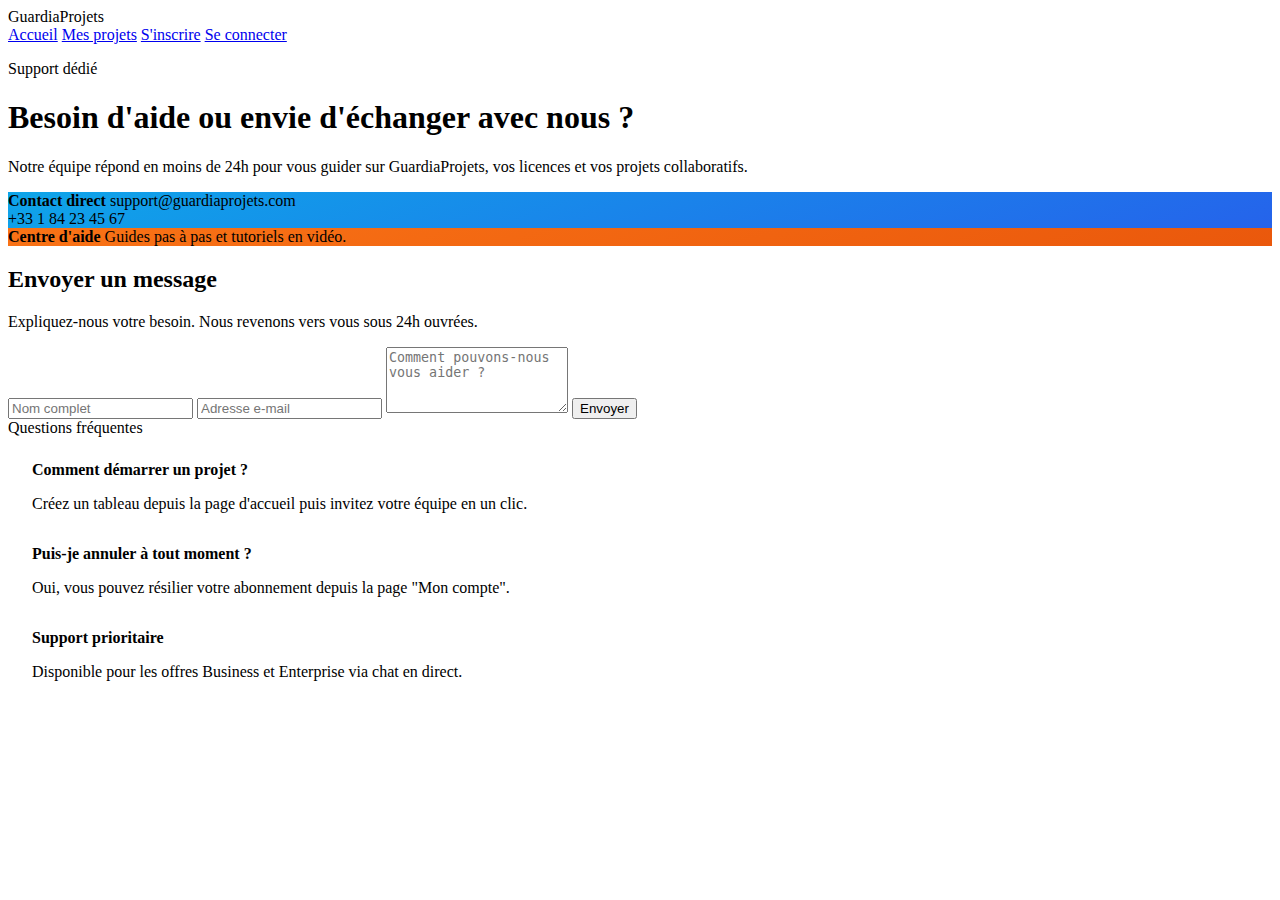
<file: Aide Contact.html>
<!DOCTYPE html>
<html lang="fr">
<head>
    <meta charset="UTF-8">
    <meta name="viewport" content="width=device-width, initial-scale=1.0">
    <title>GuardiaProjets • Aide & Contact</title>
    <link rel="preconnect" href="https://fonts.googleapis.com">
    <link rel="preconnect" href="https://fonts.gstatic.com" crossorigin>
    <link href="https://fonts.googleapis.com/css2?family=Poppins:wght@400;500;600;700&display=swap" rel="stylesheet">
    <link rel="stylesheet" href="css/style.css">
</head>
<body>
    <header>
        <div class="top-nav">
            <div class="logo">Guardia<span>Projets</span></div>
            <div class="header-actions">
                <a class="btn btn-ghost" href="index.html">Accueil</a>
                <a class="btn btn-ghost" href="Mes Projet.html">Mes projets</a>
                <a class="btn btn-ghost" href="Register.html">S'inscrire</a>
                <a class="btn btn-ghost" href="Login.html">Se connecter</a>
            </div>
        </div>
    </header>

    <main>
        <section class="hero">
            <div class="hero-copy">
                <p class="eyebrow">Support dédié</p>
                <h1>Besoin d'aide ou envie d'échanger avec nous ?</h1>
                <p>Notre équipe répond en moins de 24h pour vous guider sur GuardiaProjets, vos licences et vos projets collaboratifs.</p>
            </div>
            <div class="hero-cards">
                <div class="category-card" style="background: linear-gradient(160deg, #0ea5e9, #2563eb);">
                    <strong>Contact direct</strong>
                    <span>support@guardiaprojets.com<br>+33 1 84 23 45 67</span>
                </div>
                <div class="category-card" style="background: linear-gradient(160deg, #f97316, #ea580c);">
                    <strong>Centre d'aide</strong>
                    <span>Guides pas à pas et tutoriels en vidéo.</span>
                </div>
            </div>
        </section>

        <section class="workflow-section">
            <div class="workflow-selector">
                <h2>Envoyer un message</h2>
                <p class="workflow-description">Expliquez-nous votre besoin. Nous revenons vers vous sous 24h ouvrées.</p>
                <form class="workflow-grid" style="grid-template-columns: 1fr; gap: 12px;">
                    <input type="text" placeholder="Nom complet" class="btn btn-ghost" style="text-align:left;">
                    <input type="email" placeholder="Adresse e-mail" class="btn btn-ghost" style="text-align:left;">
                    <textarea rows="4" placeholder="Comment pouvons-nous vous aider ?" class="btn btn-ghost" style="text-align:left; resize: vertical;"></textarea>
                    <button type="submit" class="btn btn-primary">Envoyer</button>
                </form>
            </div>
            <div class="workflow-preview" style="order:1;">
                <div class="preview-pill">Questions fréquentes</div>
                <div style="background:#fff;border-radius:18px;padding:24px;display:flex;flex-direction:column;gap:16px;height:100%;overflow:auto;">
                    <div>
                        <strong>Comment démarrer un projet ?</strong>
                        <p>Créez un tableau depuis la page d'accueil puis invitez votre équipe en un clic.</p>
                    </div>
                    <div>
                        <strong>Puis-je annuler à tout moment ?</strong>
                        <p>Oui, vous pouvez résilier votre abonnement depuis la page "Mon compte".</p>
                    </div>
                    <div>
                        <strong>Support prioritaire</strong>
                        <p>Disponible pour les offres Business et Enterprise via chat en direct.</p>
                    </div>
                </div>
            </div>
        </section>
    </main>
</body>
</html>
</file>
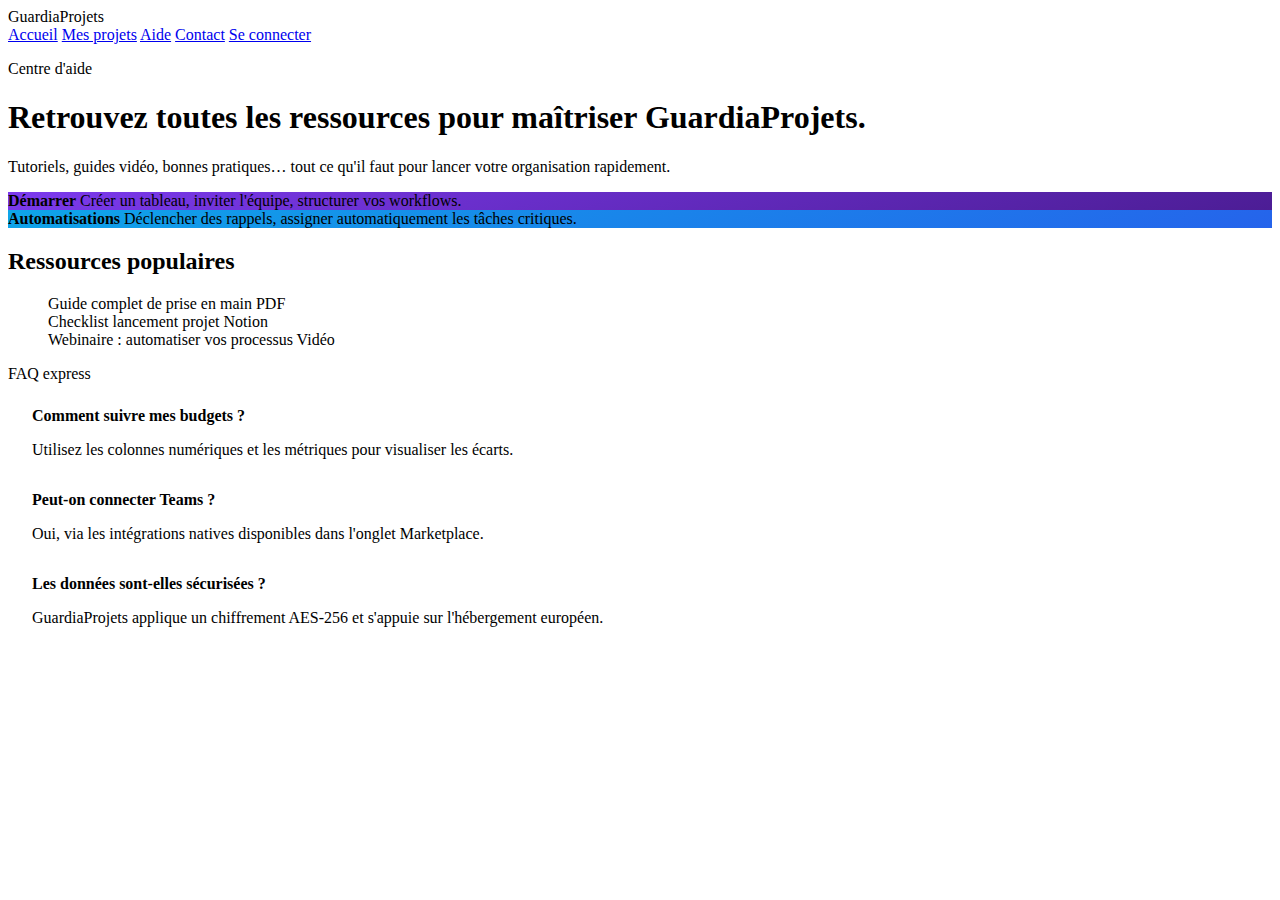
<file: Aide.html>
<!DOCTYPE html>
<html lang="fr">
<head>
    <meta charset="UTF-8">
    <meta name="viewport" content="width=device-width, initial-scale=1.0">
    <title>GuardiaProjets • Aide</title>
    <link rel="preconnect" href="https://fonts.googleapis.com">
    <link rel="preconnect" href="https://fonts.gstatic.com" crossorigin>
    <link href="https://fonts.googleapis.com/css2?family=Poppins:wght@400;500;600;700&display=swap" rel="stylesheet">
    <link rel="stylesheet" href="css/style.css">
</head>
<body>
    <header>
        <div class="top-nav">
            <div class="logo">Guardia<span>Projets</span></div>
            <div class="header-actions">
                <a class="btn btn-ghost" href="index.html">Accueil</a>
                <a class="btn btn-ghost" href="Mes Projet.html">Mes projets</a>
                <a class="btn btn-primary" href="Aide.html">Aide</a>
                <a class="btn btn-ghost" href="Contact.html">Contact</a>
                <a class="btn btn-ghost" href="Login.html">Se connecter</a>
            </div>
        </div>
    </header>

    <main>
        <section class="hero">
            <div class="hero-copy">
                <p class="eyebrow">Centre d'aide</p>
                <h1>Retrouvez toutes les ressources pour maîtriser GuardiaProjets.</h1>
                <p>Tutoriels, guides vidéo, bonnes pratiques… tout ce qu'il faut pour lancer votre organisation rapidement.</p>
            </div>
            <div class="hero-cards">
                <div class="category-card" style="background: linear-gradient(160deg, #7c3aed, #4c1d95);">
                    <strong>Démarrer</strong>
                    <span>Créer un tableau, inviter l'équipe, structurer vos workflows.</span>
                </div>
                <div class="category-card" style="background: linear-gradient(160deg, #0ea5e9, #2563eb);">
                    <strong>Automatisations</strong>
                    <span>Déclencher des rappels, assigner automatiquement les tâches critiques.</span>
                </div>
            </div>
        </section>

        <section class="workflow-section">
            <div class="workflow-selector">
                <h2>Ressources populaires</h2>
                <ul class="workflow-grid" style="grid-template-columns: 1fr; gap: 18px; list-style:none;">
                    <li class="workflow-option" style="justify-content: space-between;">
                        <span>Guide complet de prise en main</span>
                        <span>PDF</span>
                    </li>
                    <li class="workflow-option" style="justify-content: space-between;">
                        <span>Checklist lancement projet</span>
                        <span>Notion</span>
                    </li>
                    <li class="workflow-option" style="justify-content: space-between;">
                        <span>Webinaire : automatiser vos processus</span>
                        <span>Vidéo</span>
                    </li>
                </ul>
            </div>
            <div class="workflow-preview" style="order:1;">
                <div class="preview-pill">FAQ express</div>
                <div style="background:#fff;border-radius:18px;padding:24px;display:flex;flex-direction:column;gap:16px;height:100%;overflow:auto;">
                    <div>
                        <strong>Comment suivre mes budgets ?</strong>
                        <p>Utilisez les colonnes numériques et les métriques pour visualiser les écarts.</p>
                    </div>
                    <div>
                        <strong>Peut-on connecter Teams ?</strong>
                        <p>Oui, via les intégrations natives disponibles dans l'onglet Marketplace.</p>
                    </div>
                    <div>
                        <strong>Les données sont-elles sécurisées ?</strong>
                        <p>GuardiaProjets applique un chiffrement AES-256 et s'appuie sur l'hébergement européen.</p>
                    </div>
                </div>
            </div>
        </section>
    </main>
</body>
</html>
</file>
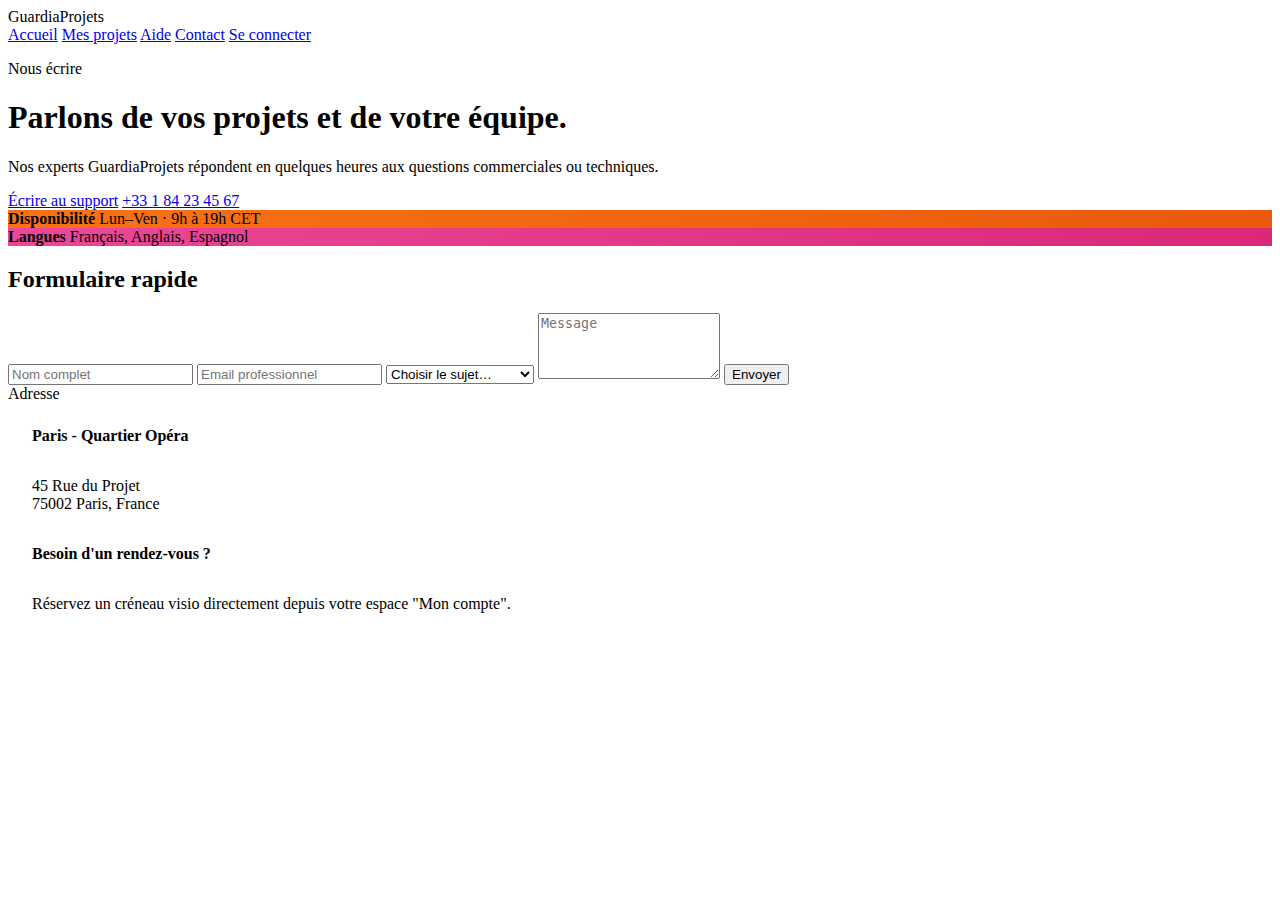
<file: Contact.html>
<!DOCTYPE html>
<html lang="fr">
<head>
    <meta charset="UTF-8">
    <meta name="viewport" content="width=device-width, initial-scale=1.0">
    <title>GuardiaProjets • Contact</title>
    <link rel="preconnect" href="https://fonts.googleapis.com">
    <link rel="preconnect" href="https://fonts.gstatic.com" crossorigin>
    <link href="https://fonts.googleapis.com/css2?family=Poppins:wght@400;500;600;700&display=swap" rel="stylesheet">
    <link rel="stylesheet" href="css/style.css">
</head>
<body>
    <header>
        <div class="top-nav">
            <div class="logo">Guardia<span>Projets</span></div>
            <div class="header-actions">
                <a class="btn btn-ghost" href="index.html">Accueil</a>
                <a class="btn btn-ghost" href="Mes Projet.html">Mes projets</a>
                <a class="btn btn-ghost" href="Aide.html">Aide</a>
                <a class="btn btn-primary" href="Contact.html">Contact</a>
                <a class="btn btn-ghost" href="Login.html">Se connecter</a>
            </div>
        </div>
    </header>

    <main>
        <section class="hero">
            <div class="hero-copy">
                <p class="eyebrow">Nous écrire</p>
                <h1>Parlons de vos projets et de votre équipe.</h1>
                <p>Nos experts GuardiaProjets répondent en quelques heures aux questions commerciales ou techniques.</p>
                <div class="hero-actions">
                    <a class="btn btn-primary" href="mailto:support@guardiaprojets.com">Écrire au support</a>
                    <a class="btn btn-ghost" href="tel:+33184234567">+33 1 84 23 45 67</a>
                </div>
            </div>
            <div class="hero-cards">
                <div class="category-card" style="background: linear-gradient(160deg, #f97316, #ea580c);">
                    <strong>Disponibilité</strong>
                    <span>Lun–Ven · 9h à 19h CET</span>
                </div>
                <div class="category-card" style="background: linear-gradient(160deg, #ec4899, #db2777);">
                    <strong>Langues</strong>
                    <span>Français, Anglais, Espagnol</span>
                </div>
            </div>
        </section>

        <section class="workflow-section">
            <div class="workflow-selector">
                <h2>Formulaire rapide</h2>
                <form class="workflow-grid" style="grid-template-columns: 1fr; gap: 12px;">
                    <input type="text" placeholder="Nom complet" class="btn btn-ghost" style="text-align:left;">
                    <input type="email" placeholder="Email professionnel" class="btn btn-ghost" style="text-align:left;">
                    <select class="btn btn-ghost" style="text-align:left;">
                        <option>Choisir le sujet…</option>
                        <option>Démo produit</option>
                        <option>Assistance technique</option>
                        <option>Facturation</option>
                    </select>
                    <textarea rows="4" placeholder="Message" class="btn btn-ghost" style="text-align:left; resize: vertical;"></textarea>
                    <button type="submit" class="btn btn-primary">Envoyer</button>
                </form>
            </div>
            <div class="workflow-preview" style="order:1;">
                <div class="preview-pill">Adresse</div>
                <div style="background:#fff;border-radius:18px;padding:24px;display:flex;flex-direction:column;gap:16px;height:100%;">
                    <strong>Paris - Quartier Opéra</strong>
                    <p>45 Rue du Projet<br>75002 Paris, France</p>
                    <strong>Besoin d'un rendez-vous ?</strong>
                    <p>Réservez un créneau visio directement depuis votre espace "Mon compte".</p>
                </div>
            </div>
        </section>
    </main>
</body>
</html>
</file>
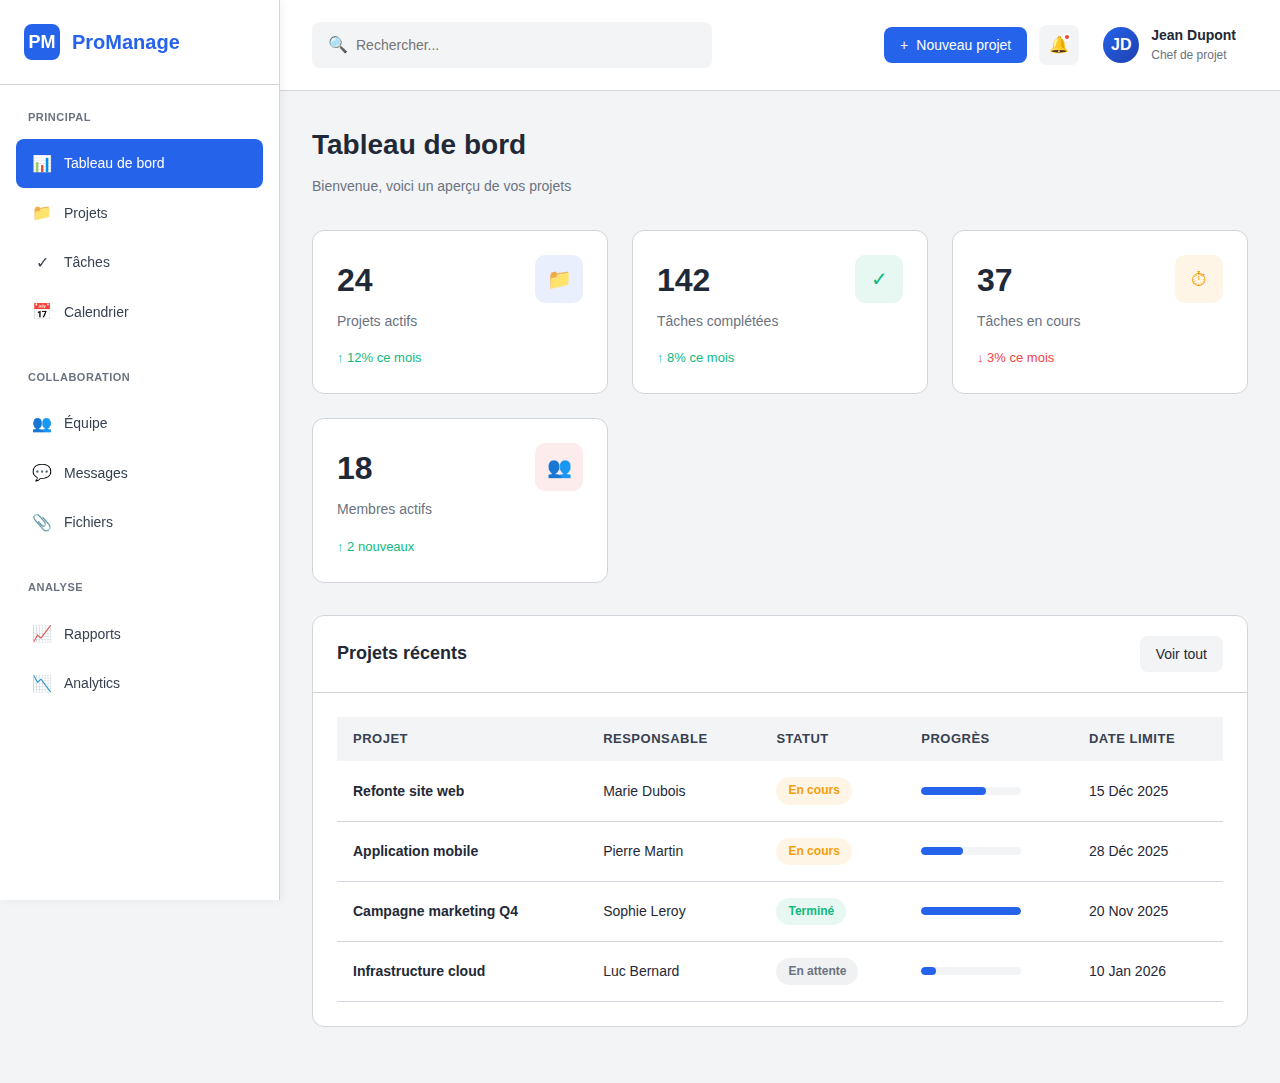
<file: promanage_professionnel.html>
<!DOCTYPE html>
<html lang="fr">
<head>
    <meta charset="UTF-8">
    <meta name="viewport" content="width=device-width, initial-scale=1.0">
    <title>ProManage - Gestion de Projets Professionnelle</title>
    <style>
        * {
            margin: 0;
            padding: 0;
            box-sizing: border-box;
        }

        :root {
            --primary-color: #2563eb;
            --secondary-color: #1e40af;
            --success-color: #10b981;
            --warning-color: #f59e0b;
            --danger-color: #ef4444;
            --dark: #1f2937;
            --gray-dark: #374151;
            --gray: #6b7280;
            --gray-light: #d1d5db;
            --gray-lighter: #f3f4f6;
            --white: #ffffff;
            --sidebar-width: 280px;
        }

        body {
            font-family: 'Inter', -apple-system, BlinkMacSystemFont, 'Segoe UI', sans-serif;
            background: var(--gray-lighter);
            color: var(--dark);
            line-height: 1.6;
        }

        .dashboard-wrapper {
            display: flex;
            min-height: 100vh;
        }

        /* Sidebar Navigation */
        .sidebar {
            width: var(--sidebar-width);
            background: var(--white);
            border-right: 1px solid var(--gray-light);
            position: fixed;
            height: 100vh;
            overflow-y: auto;
            z-index: 1000;
            box-shadow: 2px 0 10px rgba(0,0,0,0.05);
        }

        .sidebar-header {
            padding: 24px;
            border-bottom: 1px solid var(--gray-light);
        }

        .logo {
            display: flex;
            align-items: center;
            gap: 12px;
            font-size: 20px;
            font-weight: 700;
            color: var(--primary-color);
        }

        .logo-icon {
            width: 36px;
            height: 36px;
            background: var(--primary-color);
            border-radius: 8px;
            display: flex;
            align-items: center;
            justify-content: center;
            color: white;
            font-size: 18px;
        }

        .sidebar-nav {
            padding: 16px;
        }

        .nav-section {
            margin-bottom: 24px;
        }

        .nav-section-title {
            font-size: 11px;
            font-weight: 600;
            text-transform: uppercase;
            color: var(--gray);
            letter-spacing: 0.5px;
            padding: 8px 12px;
            margin-bottom: 4px;
        }

        .nav-item {
            display: flex;
            align-items: center;
            gap: 12px;
            padding: 12px 16px;
            border-radius: 8px;
            color: var(--gray-dark);
            text-decoration: none;
            transition: all 0.2s;
            cursor: pointer;
            font-size: 14px;
            font-weight: 500;
        }

        .nav-item:hover {
            background: var(--gray-lighter);
            color: var(--primary-color);
        }

        .nav-item.active {
            background: var(--primary-color);
            color: white;
        }

        .nav-item-icon {
            width: 20px;
            text-align: center;
            font-size: 16px;
        }

        /* Main Content */
        .main-content {
            margin-left: var(--sidebar-width);
            flex: 1;
            padding: 0;
        }

        /* Top Header */
        .top-header {
            background: var(--white);
            border-bottom: 1px solid var(--gray-light);
            padding: 16px 32px;
            display: flex;
            justify-content: space-between;
            align-items: center;
            position: sticky;
            top: 0;
            z-index: 100;
        }

        .search-bar {
            display: flex;
            align-items: center;
            background: var(--gray-lighter);
            border-radius: 8px;
            padding: 10px 16px;
            width: 400px;
            gap: 8px;
        }

        .search-bar input {
            border: none;
            background: transparent;
            outline: none;
            font-size: 14px;
            width: 100%;
            color: var(--dark);
        }

        .header-actions {
            display: flex;
            gap: 12px;
            align-items: center;
        }

        .header-btn {
            padding: 10px 16px;
            border-radius: 8px;
            border: none;
            cursor: pointer;
            font-size: 14px;
            font-weight: 500;
            transition: all 0.2s;
            display: flex;
            align-items: center;
            gap: 8px;
        }

        .btn-primary {
            background: var(--primary-color);
            color: white;
        }

        .btn-primary:hover {
            background: var(--secondary-color);
        }

        .btn-secondary {
            background: var(--gray-lighter);
            color: var(--dark);
        }

        .btn-secondary:hover {
            background: var(--gray-light);
        }

        .notification-icon {
            width: 40px;
            height: 40px;
            border-radius: 8px;
            background: var(--gray-lighter);
            display: flex;
            align-items: center;
            justify-content: center;
            cursor: pointer;
            position: relative;
        }

        .notification-badge {
            position: absolute;
            top: 8px;
            right: 8px;
            width: 8px;
            height: 8px;
            background: var(--danger-color);
            border-radius: 50%;
            border: 2px solid white;
        }

        .user-profile {
            display: flex;
            align-items: center;
            gap: 12px;
            cursor: pointer;
            padding: 8px 12px;
            border-radius: 8px;
            transition: background 0.2s;
        }

        .user-profile:hover {
            background: var(--gray-lighter);
        }

        .user-avatar {
            width: 36px;
            height: 36px;
            border-radius: 50%;
            background: linear-gradient(135deg, var(--primary-color), var(--secondary-color));
            color: white;
            display: flex;
            align-items: center;
            justify-content: center;
            font-weight: 600;
        }

        .user-info {
            text-align: left;
        }

        .user-name {
            font-size: 14px;
            font-weight: 600;
            color: var(--dark);
        }

        .user-role {
            font-size: 12px;
            color: var(--gray);
        }

        /* Content Area */
        .content-area {
            padding: 32px;
            max-width: 1600px;
        }

        .page-header {
            margin-bottom: 32px;
        }

        .page-title {
            font-size: 28px;
            font-weight: 700;
            color: var(--dark);
            margin-bottom: 8px;
        }

        .page-subtitle {
            font-size: 14px;
            color: var(--gray);
        }

        /* Stats Cards */
        .stats-grid {
            display: grid;
            grid-template-columns: repeat(auto-fit, minmax(240px, 1fr));
            gap: 24px;
            margin-bottom: 32px;
        }

        .stat-card {
            background: var(--white);
            border-radius: 12px;
            padding: 24px;
            border: 1px solid var(--gray-light);
            transition: all 0.3s;
        }

        .stat-card:hover {
            box-shadow: 0 4px 12px rgba(0,0,0,0.08);
            transform: translateY(-2px);
        }

        .stat-header {
            display: flex;
            justify-content: space-between;
            align-items: flex-start;
            margin-bottom: 16px;
        }

        .stat-icon {
            width: 48px;
            height: 48px;
            border-radius: 10px;
            display: flex;
            align-items: center;
            justify-content: center;
            font-size: 20px;
        }

        .stat-icon.blue { background: rgba(37, 99, 235, 0.1); color: var(--primary-color); }
        .stat-icon.green { background: rgba(16, 185, 129, 0.1); color: var(--success-color); }
        .stat-icon.orange { background: rgba(245, 158, 11, 0.1); color: var(--warning-color); }
        .stat-icon.red { background: rgba(239, 68, 68, 0.1); color: var(--danger-color); }

        .stat-value {
            font-size: 32px;
            font-weight: 700;
            color: var(--dark);
            margin-bottom: 4px;
        }

        .stat-label {
            font-size: 14px;
            color: var(--gray);
            font-weight: 500;
        }

        .stat-change {
            font-size: 13px;
            font-weight: 500;
            margin-top: 8px;
        }

        .stat-change.positive {
            color: var(--success-color);
        }

        .stat-change.negative {
            color: var(--danger-color);
        }

        /* Cards */
        .card {
            background: var(--white);
            border-radius: 12px;
            border: 1px solid var(--gray-light);
            overflow: hidden;
            margin-bottom: 24px;
        }

        .card-header {
            padding: 20px 24px;
            border-bottom: 1px solid var(--gray-light);
            display: flex;
            justify-content: space-between;
            align-items: center;
        }

        .card-title {
            font-size: 18px;
            font-weight: 600;
            color: var(--dark);
        }

        .card-body {
            padding: 24px;
        }

        /* Task Board */
        .task-board {
            display: grid;
            grid-template-columns: repeat(auto-fit, minmax(320px, 1fr));
            gap: 24px;
        }

        .task-column {
            background: var(--gray-lighter);
            border-radius: 12px;
            padding: 16px;
            min-height: 500px;
        }

        .task-column-header {
            display: flex;
            justify-content: space-between;
            align-items: center;
            margin-bottom: 16px;
            padding-bottom: 12px;
            border-bottom: 2px solid;
        }

        .column-todo .task-column-header { border-color: var(--gray); }
        .column-progress .task-column-header { border-color: var(--warning-color); }
        .column-review .task-column-header { border-color: var(--primary-color); }
        .column-completed .task-column-header { border-color: var(--success-color); }

        .column-title {
            font-size: 14px;
            font-weight: 600;
            text-transform: uppercase;
            letter-spacing: 0.5px;
            color: var(--dark);
        }

        .task-count {
            background: var(--white);
            padding: 4px 10px;
            border-radius: 20px;
            font-size: 12px;
            font-weight: 600;
            color: var(--gray-dark);
        }

        .task-item {
            background: var(--white);
            border-radius: 8px;
            padding: 16px;
            margin-bottom: 12px;
            border: 1px solid var(--gray-light);
            cursor: pointer;
            transition: all 0.2s;
        }

        .task-item:hover {
            box-shadow: 0 4px 12px rgba(0,0,0,0.1);
            transform: translateY(-2px);
        }

        .task-priority {
            display: inline-block;
            padding: 4px 10px;
            border-radius: 4px;
            font-size: 11px;
            font-weight: 600;
            text-transform: uppercase;
            letter-spacing: 0.3px;
            margin-bottom: 8px;
        }

        .priority-high { background: rgba(239, 68, 68, 0.1); color: var(--danger-color); }
        .priority-medium { background: rgba(245, 158, 11, 0.1); color: var(--warning-color); }
        .priority-low { background: rgba(16, 185, 129, 0.1); color: var(--success-color); }

        .task-title {
            font-size: 14px;
            font-weight: 600;
            color: var(--dark);
            margin-bottom: 8px;
        }

        .task-description {
            font-size: 13px;
            color: var(--gray);
            margin-bottom: 12px;
            line-height: 1.5;
        }

        .task-footer {
            display: flex;
            justify-content: space-between;
            align-items: center;
            margin-top: 12px;
            padding-top: 12px;
            border-top: 1px solid var(--gray-lighter);
        }

        .task-assignees {
            display: flex;
            margin-left: -8px;
        }

        .task-assignee {
            width: 28px;
            height: 28px;
            border-radius: 50%;
            border: 2px solid white;
            display: flex;
            align-items: center;
            justify-content: center;
            font-size: 11px;
            font-weight: 600;
            color: white;
            margin-left: -8px;
        }

        .task-due-date {
            font-size: 12px;
            color: var(--gray);
            display: flex;
            align-items: center;
            gap: 4px;
        }

        /* Team Section */
        .team-grid {
            display: grid;
            grid-template-columns: repeat(auto-fill, minmax(280px, 1fr));
            gap: 20px;
        }

        .team-card {
            background: var(--white);
            border: 1px solid var(--gray-light);
            border-radius: 12px;
            padding: 24px;
            text-align: center;
            transition: all 0.3s;
        }

        .team-card:hover {
            box-shadow: 0 4px 12px rgba(0,0,0,0.08);
            transform: translateY(-2px);
        }

        .team-avatar {
            width: 80px;
            height: 80px;
            border-radius: 50%;
            margin: 0 auto 16px;
            display: flex;
            align-items: center;
            justify-content: center;
            font-size: 32px;
            font-weight: 600;
            color: white;
            background: linear-gradient(135deg, var(--primary-color), var(--secondary-color));
        }

        .team-name {
            font-size: 16px;
            font-weight: 600;
            color: var(--dark);
            margin-bottom: 4px;
        }

        .team-role {
            font-size: 14px;
            color: var(--gray);
            margin-bottom: 16px;
        }

        .team-stats {
            display: flex;
            justify-content: space-around;
            padding-top: 16px;
            border-top: 1px solid var(--gray-light);
        }

        .team-stat {
            text-align: center;
        }

        .team-stat-value {
            font-size: 18px;
            font-weight: 600;
            color: var(--dark);
        }

        .team-stat-label {
            font-size: 12px;
            color: var(--gray);
        }

        /* Table */
        .data-table {
            width: 100%;
            border-collapse: separate;
            border-spacing: 0;
        }

        .data-table thead {
            background: var(--gray-lighter);
        }

        .data-table th {
            padding: 12px 16px;
            text-align: left;
            font-size: 13px;
            font-weight: 600;
            color: var(--gray-dark);
            text-transform: uppercase;
            letter-spacing: 0.5px;
        }

        .data-table td {
            padding: 16px;
            border-bottom: 1px solid var(--gray-light);
            font-size: 14px;
            color: var(--dark);
        }

        .data-table tr:hover {
            background: var(--gray-lighter);
        }

        .status-badge {
            display: inline-block;
            padding: 4px 12px;
            border-radius: 20px;
            font-size: 12px;
            font-weight: 600;
        }

        .status-completed { background: rgba(16, 185, 129, 0.1); color: var(--success-color); }
        .status-progress { background: rgba(245, 158, 11, 0.1); color: var(--warning-color); }
        .status-pending { background: rgba(107, 114, 128, 0.1); color: var(--gray); }

        /* Progress Bar */
        .progress-bar-container {
            width: 100px;
            height: 8px;
            background: var(--gray-lighter);
            border-radius: 4px;
            overflow: hidden;
        }

        .progress-bar-fill {
            height: 100%;
            background: var(--primary-color);
            border-radius: 4px;
            transition: width 0.3s;
        }

        /* Calendar */
        .calendar-container {
            background: var(--white);
        }

        .calendar-header {
            display: flex;
            justify-content: space-between;
            align-items: center;
            margin-bottom: 24px;
        }

        .calendar-month {
            font-size: 20px;
            font-weight: 600;
            color: var(--dark);
        }

        .calendar-nav {
            display: flex;
            gap: 8px;
        }

        .calendar-nav button {
            width: 36px;
            height: 36px;
            border: 1px solid var(--gray-light);
            background: var(--white);
            border-radius: 8px;
            cursor: pointer;
            display: flex;
            align-items: center;
            justify-content: center;
            transition: all 0.2s;
        }

        .calendar-nav button:hover {
            background: var(--gray-lighter);
        }

        .calendar-grid {
            display: grid;
            grid-template-columns: repeat(7, 1fr);
            gap: 8px;
        }

        .calendar-day-label {
            text-align: center;
            font-size: 13px;
            font-weight: 600;
            color: var(--gray);
            padding: 12px 0;
        }

        .calendar-day {
            aspect-ratio: 1;
            display: flex;
            align-items: center;
            justify-content: center;
            border-radius: 8px;
            font-size: 14px;
            font-weight: 500;
            cursor: pointer;
            transition: all 0.2s;
            border: 1px solid transparent;
        }

        .calendar-day:hover {
            background: var(--gray-lighter);
            border-color: var(--primary-color);
        }

        .calendar-day.today {
            background: var(--primary-color);
            color: white;
        }

        .calendar-day.has-event {
            background: rgba(37, 99, 235, 0.1);
            color: var(--primary-color);
            font-weight: 600;
        }

        /* Chat */
        .chat-container {
            display: flex;
            flex-direction: column;
            height: 600px;
        }

        .chat-messages {
            flex: 1;
            overflow-y: auto;
            padding: 16px;
            display: flex;
            flex-direction: column;
            gap: 16px;
        }

        .chat-message {
            display: flex;
            gap: 12px;
            max-width: 70%;
        }

        .chat-message.sent {
            margin-left: auto;
            flex-direction: row-reverse;
        }

        .chat-avatar {
            width: 36px;
            height: 36px;
            border-radius: 50%;
            background: var(--primary-color);
            color: white;
            display: flex;
            align-items: center;
            justify-content: center;
            font-size: 14px;
            font-weight: 600;
            flex-shrink: 0;
        }

        .chat-bubble {
            background: var(--gray-lighter);
            padding: 12px 16px;
            border-radius: 12px;
            font-size: 14px;
        }

        .chat-message.sent .chat-bubble {
            background: var(--primary-color);
            color: white;
        }

        .chat-sender {
            font-weight: 600;
            margin-bottom: 4px;
            font-size: 13px;
        }

        .chat-time {
            font-size: 11px;
            color: var(--gray);
            margin-top: 4px;
        }

        .chat-input-area {
            padding: 16px;
            border-top: 1px solid var(--gray-light);
            display: flex;
            gap: 12px;
        }

        .chat-input {
            flex: 1;
            padding: 12px 16px;
            border: 1px solid var(--gray-light);
            border-radius: 8px;
            font-size: 14px;
            outline: none;
        }

        .chat-input:focus {
            border-color: var(--primary-color);
        }

        .chat-send {
            padding: 12px 24px;
            background: var(--primary-color);
            color: white;
            border: none;
            border-radius: 8px;
            cursor: pointer;
            font-weight: 600;
            transition: background 0.2s;
        }

        .chat-send:hover {
            background: var(--secondary-color);
        }

        /* Hide all sections by default */
        .content-section {
            display: none;
        }

        .content-section.active {
            display: block;
        }

        /* Responsive */
        @media (max-width: 1024px) {
            .sidebar {
                transform: translateX(-100%);
                transition: transform 0.3s;
            }

            .sidebar.open {
                transform: translateX(0);
            }

            .main-content {
                margin-left: 0;
            }

            .search-bar {
                width: 200px;
            }
        }
    </style>
</head>
<body>
    <div class="dashboard-wrapper">
        <!-- Sidebar -->
        <aside class="sidebar">
            <div class="sidebar-header">
                <div class="logo">
                    <div class="logo-icon">PM</div>
                    <span>ProManage</span>
                </div>
            </div>
            <nav class="sidebar-nav">
                <div class="nav-section">
                    <div class="nav-section-title">Principal</div>
                    <a class="nav-item active" onclick="showSection('dashboard')" id="nav-dashboard">
                        <span class="nav-item-icon">📊</span>
                        <span>Tableau de bord</span>
                    </a>
                    <a class="nav-item" onclick="showSection('projects')" id="nav-projects">
                        <span class="nav-item-icon">📁</span>
                        <span>Projets</span>
                    </a>
                    <a class="nav-item" onclick="showSection('tasks')" id="nav-tasks">
                        <span class="nav-item-icon">✓</span>
                        <span>Tâches</span>
                    </a>
                    <a class="nav-item" onclick="showSection('calendar')" id="nav-calendar">
                        <span class="nav-item-icon">📅</span>
                        <span>Calendrier</span>
                    </a>
                </div>
                <div class="nav-section">
                    <div class="nav-section-title">Collaboration</div>
                    <a class="nav-item" onclick="showSection('team')" id="nav-team">
                        <span class="nav-item-icon">👥</span>
                        <span>Équipe</span>
                    </a>
                    <a class="nav-item" onclick="showSection('messages')" id="nav-messages">
                        <span class="nav-item-icon">💬</span>
                        <span>Messages</span>
                    </a>
                    <a class="nav-item" onclick="showSection('files')" id="nav-files">
                        <span class="nav-item-icon">📎</span>
                        <span>Fichiers</span>
                    </a>
                </div>
                <div class="nav-section">
                    <div class="nav-section-title">Analyse</div>
                    <a class="nav-item" onclick="showSection('reports')" id="nav-reports">
                        <span class="nav-item-icon">📈</span>
                        <span>Rapports</span>
                    </a>
                    <a class="nav-item" onclick="showSection('analytics')" id="nav-analytics">
                        <span class="nav-item-icon">📉</span>
                        <span>Analytics</span>
                    </a>
                </div>
            </nav>
        </aside>

        <!-- Main Content -->
        <main class="main-content">
            <!-- Top Header -->
            <header class="top-header">
                <div class="search-bar">
                    <span>🔍</span>
                    <input type="text" placeholder="Rechercher...">
                </div>
                <div class="header-actions">
                    <button class="header-btn btn-primary">
                        <span>+</span>
                        <span>Nouveau projet</span>
                    </button>
                    <div class="notification-icon">
                        <span>🔔</span>
                        <div class="notification-badge"></div>
                    </div>
                    <div class="user-profile">
                        <div class="user-avatar">JD</div>
                        <div class="user-info">
                            <div class="user-name">Jean Dupont</div>
                            <div class="user-role">Chef de projet</div>
                        </div>
                    </div>
                </div>
            </header>

            <!-- Dashboard Section -->
            <div id="dashboard" class="content-section active">
                <div class="content-area">
                    <div class="page-header">
                        <h1 class="page-title">Tableau de bord</h1>
                        <p class="page-subtitle">Bienvenue, voici un aperçu de vos projets</p>
                    </div>

                    <!-- Stats Cards -->
                    <div class="stats-grid">
                        <div class="stat-card">
                            <div class="stat-header">
                                <div>
                                    <div class="stat-value">24</div>
                                    <div class="stat-label">Projets actifs</div>
                                </div>
                                <div class="stat-icon blue">📁</div>
                            </div>
                            <div class="stat-change positive">↑ 12% ce mois</div>
                        </div>
                        <div class="stat-card">
                            <div class="stat-header">
                                <div>
                                    <div class="stat-value">142</div>
                                    <div class="stat-label">Tâches complétées</div>
                                </div>
                                <div class="stat-icon green">✓</div>
                            </div>
                            <div class="stat-change positive">↑ 8% ce mois</div>
                        </div>
                        <div class="stat-card">
                            <div class="stat-header">
                                <div>
                                    <div class="stat-value">37</div>
                                    <div class="stat-label">Tâches en cours</div>
                                </div>
                                <div class="stat-icon orange">⏱</div>
                            </div>
                            <div class="stat-change negative">↓ 3% ce mois</div>
                        </div>
                        <div class="stat-card">
                            <div class="stat-header">
                                <div>
                                    <div class="stat-value">18</div>
                                    <div class="stat-label">Membres actifs</div>
                                </div>
                                <div class="stat-icon red">👥</div>
                            </div>
                            <div class="stat-change positive">↑ 2 nouveaux</div>
                        </div>
                    </div>

                    <!-- Recent Projects -->
                    <div class="card">
                        <div class="card-header">
                            <h2 class="card-title">Projets récents</h2>
                            <button class="btn-secondary header-btn">Voir tout</button>
                        </div>
                        <div class="card-body">
                            <table class="data-table">
                                <thead>
                                    <tr>
                                        <th>Projet</th>
                                        <th>Responsable</th>
                                        <th>Statut</th>
                                        <th>Progrès</th>
                                        <th>Date limite</th>
                                    </tr>
                                </thead>
                                <tbody>
                                    <tr>
                                        <td><strong>Refonte site web</strong></td>
                                        <td>Marie Dubois</td>
                                        <td><span class="status-badge status-progress">En cours</span></td>
                                        <td>
                                            <div class="progress-bar-container">
                                                <div class="progress-bar-fill" style="width: 65%"></div>
                                            </div>
                                        </td>
                                        <td>15 Déc 2025</td>
                                    </tr>
                                    <tr>
                                        <td><strong>Application mobile</strong></td>
                                        <td>Pierre Martin</td>
                                        <td><span class="status-badge status-progress">En cours</span></td>
                                        <td>
                                            <div class="progress-bar-container">
                                                <div class="progress-bar-fill" style="width: 42%"></div>
                                            </div>
                                        </td>
                                        <td>28 Déc 2025</td>
                                    </tr>
                                    <tr>
                                        <td><strong>Campagne marketing Q4</strong></td>
                                        <td>Sophie Leroy</td>
                                        <td><span class="status-badge status-completed">Terminé</span></td>
                                        <td>
                                            <div class="progress-bar-container">
                                                <div class="progress-bar-fill" style="width: 100%"></div>
                                            </div>
                                        </td>
                                        <td>20 Nov 2025</td>
                                    </tr>
                                    <tr>
                                        <td><strong>Infrastructure cloud</strong></td>
                                        <td>Luc Bernard</td>
                                        <td><span class="status-badge status-pending">En attente</span></td>
                                        <td>
                                            <div class="progress-bar-container">
                                                <div class="progress-bar-fill" style="width: 15%"></div>
                                            </div>
                                        </td>
                                        <td>10 Jan 2026</td>
                                    </tr>
                                </tbody>
                            </table>
                        </div>
                    </div>
                </div>
            </div>

            <!-- Tasks Section -->
            <div id="tasks" class="content-section">
                <div class="content-area">
                    <div class="page-header">
                        <h1 class="page-title">Gestion des tâches</h1>
                        <p class="page-subtitle">Vue Kanban de toutes les tâches</p>
                    </div>

                    <div class="task-board">
                        <div class="task-column column-todo">
                            <div class="task-column-header">
                                <div class="column-title">À faire</div>
                                <div class="task-count">5</div>
                            </div>
                            <div class="task-item">
                                <span class="task-priority priority-high">Urgent</span>
                                <div class="task-title">Analyse des besoins client</div>
                                <div class="task-description">Rencontre avec le client pour définir les spécifications</div>
                                <div class="task-footer">
                                    <div class="task-assignees">
                                        <div class="task-assignee" style="background: #2563eb;">MD</div>
                                    </div>
                                    <div class="task-due-date">📅 25 Nov</div>
                                </div>
                            </div>
                            <div class="task-item">
                                <span class="task-priority priority-medium">Moyen</span>
                                <div class="task-title">Design mockups</div>
                                <div class="task-description">Créer les maquettes pour l'interface utilisateur</div>
                                <div class="task-footer">
                                    <div class="task-assignees">
                                        <div class="task-assignee" style="background: #10b981;">LB</div>
                                    </div>
                                    <div class="task-due-date">📅 28 Nov</div>
                                </div>
                            </div>
                        </div>

                        <div class="task-column column-progress">
                            <div class="task-column-header">
                                <div class="column-title">En cours</div>
                                <div class="task-count">8</div>
                            </div>
                            <div class="task-item">
                                <span class="task-priority priority-high">Urgent</span>
                                <div class="task-title">Développement API REST</div>
                                <div class="task-description">Implémenter les endpoints de l'API backend</div>
                                <div class="task-footer">
                                    <div class="task-assignees">
                                        <div class="task-assignee" style="background: #f59e0b;">PM</div>
                                        <div class="task-assignee" style="background: #2563eb;">JD</div>
                                    </div>
                                    <div class="task-due-date">📅 22 Nov</div>
                                </div>
                            </div>
                            <div class="task-item">
                                <span class="task-priority priority-medium">Moyen</span>
                                <div class="task-title">Tests d'intégration</div>
                                <div class="task-description">Vérifier la compatibilité entre modules</div>
                                <div class="task-footer">
                                    <div class="task-assignees">
                                        <div class="task-assignee" style="background: #ef4444;">SL</div>
                                    </div>
                                    <div class="task-due-date">📅 24 Nov</div>
                                </div>
                            </div>
                        </div>

                        <div class="task-column column-review">
                            <div class="task-column-header">
                                <div class="column-title">Révision</div>
                                <div class="task-count">3</div>
                            </div>
                            <div class="task-item">
                                <span class="task-priority priority-low">Faible</span>
                                <div class="task-title">Documentation technique</div>
                                <div class="task-description">Rédiger la documentation complète du projet</div>
                                <div class="task-footer">
                                    <div class="task-assignees">
                                        <div class="task-assignee" style="background: #10b981;">MD</div>
                                    </div>
                                    <div class="task-due-date">📅 26 Nov</div>
                                </div>
                            </div>
                        </div>

                        <div class="task-column column-completed">
                            <div class="task-column-header">
                                <div class="column-title">Terminé</div>
                                <div class="task-count">12</div>
                            </div>
                            <div class="task-item">
                                <span class="task-priority priority-high">Urgent</span>
                                <div class="task-title">Configuration serveur</div>
                                <div class="task-description">Mise en place de l'environnement de production</div>
                                <div class="task-footer">
                                    <div class="task-assignees">
                                        <div class="task-assignee" style="background: #f59e0b;">LB</div>
                                    </div>
                                    <div class="task-due-date">✓ 18 Nov</div>
                                </div>
                            </div>
                        </div>
                    </div>
                </div>
            </div>

            <!-- Team Section -->
            <div id="team" class="content-section">
                <div class="content-area">
                    <div class="page-header">
                        <h1 class="page-title">Équipe</h1>
                        <p class="page-subtitle">Membres actifs de votre organisation</p>
                    </div>

                    <div class="team-grid">
                        <div class="team-card">
                            <div class="team-avatar">MD</div>
                            <div class="team-name">Marie Dubois</div>
                            <div class="team-role">Développeur Full-Stack</div>
                            <div class="team-stats">
                                <div class="team-stat">
                                    <div class="team-stat-value">24</div>
                                    <div class="team-stat-label">Tâches</div>
                                </div>
                                <div class="team-stat">
                                    <div class="team-stat-value">8</div>
                                    <div class="team-stat-label">Projets</div>
                                </div>
                            </div>
                        </div>
                        <div class="team-card">
                            <div class="team-avatar">PM</div>
                            <div class="team-name">Pierre Martin</div>
                            <div class="team-role">Chef de projet technique</div>
                            <div class="team-stats">
                                <div class="team-stat">
                                    <div class="team-stat-value">18</div>
                                    <div class="team-stat-label">Tâches</div>
                                </div>
                                <div class="team-stat">
                                    <div class="team-stat-value">12</div>
                                    <div class="team-stat-label">Projets</div>
                                </div>
                            </div>
                        </div>
                        <div class="team-card">
                            <div class="team-avatar">LB</div>
                            <div class="team-name">Luc Bernard</div>
                            <div class="team-role">Designer UX/UI</div>
                            <div class="team-stats">
                                <div class="team-stat">
                                    <div class="team-stat-value">15</div>
                                    <div class="team-stat-label">Tâches</div>
                                </div>
                                <div class="team-stat">
                                    <div class="team-stat-value">6</div>
                                    <div class="team-stat-label">Projets</div>
                                </div>
                            </div>
                        </div>
                        <div class="team-card">
                            <div class="team-avatar">SL</div>
                            <div class="team-name">Sophie Leroy</div>
                            <div class="team-role">Responsable Marketing</div>
                            <div class="team-stats">
                                <div class="team-stat">
                                    <div class="team-stat-value">22</div>
                                    <div class="team-stat-label">Tâches</div>
                                </div>
                                <div class="team-stat">
                                    <div class="team-stat-value">5</div>
                                    <div class="team-stat-label">Projets</div>
                                </div>
                            </div>
                        </div>
                        <div class="team-card">
                            <div class="team-avatar">TR</div>
                            <div class="team-name">Thomas Rousseau</div>
                            <div class="team-role">DevOps Engineer</div>
                            <div class="team-stats">
                                <div class="team-stat">
                                    <div class="team-stat-value">19</div>
                                    <div class="team-stat-label">Tâches</div>
                                </div>
                                <div class="team-stat">
                                    <div class="team-stat-value">7</div>
                                    <div class="team-stat-label">Projets</div>
                                </div>
                            </div>
                        </div>
                        <div class="team-card">
                            <div class="team-avatar">AM</div>
                            <div class="team-name">Anne Moreau</div>
                            <div class="team-role">Analyste de données</div>
                            <div class="team-stats">
                                <div class="team-stat">
                                    <div class="team-stat-value">16</div>
                                    <div class="team-stat-label">Tâches</div>
                                </div>
                                <div class="team-stat">
                                    <div class="team-stat-value">4</div>
                                    <div class="team-stat-label">Projets</div>
                                </div>
                            </div>
                        </div>
                    </div>
                </div>
            </div>

            <!-- Calendar Section -->
            <div id="calendar" class="content-section">
                <div class="content-area">
                    <div class="page-header">
                        <h1 class="page-title">Calendrier</h1>
                        <p class="page-subtitle">Planifiez et suivez vos événements</p>
                    </div>

                    <div class="card">
                        <div class="card-body">
                            <div class="calendar-container">
                                <div class="calendar-header">
                                    <div class="calendar-month">Novembre 2025</div>
                                    <div class="calendar-nav">
                                        <button>◀</button>
                                        <button>▶</button>
                                    </div>
                                </div>
                                <div class="calendar-grid">
                                    <div class="calendar-day-label">Lun</div>
                                    <div class="calendar-day-label">Mar</div>
                                    <div class="calendar-day-label">Mer</div>
                                    <div class="calendar-day-label">Jeu</div>
                                    <div class="calendar-day-label">Ven</div>
                                    <div class="calendar-day-label">Sam</div>
                                    <div class="calendar-day-label">Dim</div>
                                    <div class="calendar-day"></div>
                                    <div class="calendar-day"></div>
                                    <div class="calendar-day"></div>
                                    <div class="calendar-day"></div>
                                    <div class="calendar-day">1</div>
                                    <div class="calendar-day">2</div>
                                    <div class="calendar-day">3</div>
                                    <div class="calendar-day has-event">4</div>
                                    <div class="calendar-day">5</div>
                                    <div class="calendar-day">6</div>
                                    <div class="calendar-day">7</div>
                                    <div class="calendar-day">8</div>
                                    <div class="calendar-day">9</div>
                                    <div class="calendar-day has-event">10</div>
                                    <div class="calendar-day">11</div>
                                    <div class="calendar-day">12</div>
                                    <div class="calendar-day">13</div>
                                    <div class="calendar-day">14</div>
                                    <div class="calendar-day has-event">15</div>
                                    <div class="calendar-day">16</div>
                                    <div class="calendar-day">17</div>
                                    <div class="calendar-day">18</div>
                                    <div class="calendar-day">19</div>
                                    <div class="calendar-day">20</div>
                                    <div class="calendar-day today">21</div>
                                    <div class="calendar-day">22</div>
                                    <div class="calendar-day">23</div>
                                    <div class="calendar-day">24</div>
                                    <div class="calendar-day has-event">25</div>
                                    <div class="calendar-day">26</div>
                                    <div class="calendar-day">27</div>
                                    <div class="calendar-day">28</div>
                                    <div class="calendar-day">29</div>
                                    <div class="calendar-day">30</div>
                                </div>
                            </div>
                        </div>
                    </div>
                </div>
            </div>

            <!-- Messages Section -->
            <div id="messages" class="content-section">
                <div class="content-area">
                    <div class="page-header">
                        <h1 class="page-title">Messages</h1>
                        <p class="page-subtitle">Communication d'équipe en temps réel</p>
                    </div>

                    <div class="card">
                        <div class="card-body">
                            <div class="chat-container">
                                <div class="chat-messages">
                                    <div class="chat-message">
                                        <div class="chat-avatar">MD</div>
                                        <div>
                                            <div class="chat-bubble">
                                                <div class="chat-sender">Marie Dubois</div>
                                                Bonjour l'équipe, j'ai terminé l'intégration de l'API
                                                <div class="chat-time">10:30</div>
                                            </div>
                                        </div>
                                    </div>
                                    <div class="chat-message sent">
                                        <div class="chat-avatar">JD</div>
                                        <div>
                                            <div class="chat-bubble">
                                                <div class="chat-sender">Vous</div>
                                                Excellent travail ! Peux-tu partager le lien du repo ?
                                                <div class="chat-time">10:32</div>
                                            </div>
                                        </div>
                                    </div>
                                    <div class="chat-message">
                                        <div class="chat-avatar">PM</div>
                                        <div>
                                            <div class="chat-bubble">
                                                <div class="chat-sender">Pierre Martin</div>
                                                La réunion de sprint planning est confirmée pour 14h
                                                <div class="chat-time">11:15</div>
                                            </div>
                                        </div>
                                    </div>
                                    <div class="chat-message">
                                        <div class="chat-avatar">LB</div>
                                        <div>
                                            <div class="chat-bubble">
                                                <div class="chat-sender">Luc Bernard</div>
                                                J'ai uploadé les nouveaux designs dans Figma
                                                <div class="chat-time">12:45</div>
                                            </div>
                                        </div>
                                    </div>
                                </div>
                                <div class="chat-input-area">
                                    <input type="text" class="chat-input" placeholder="Votre message...">
                                    <button class="chat-send">Envoyer</button>
                                </div>
                            </div>
                        </div>
                    </div>
                </div>
            </div>

            <!-- Files Section -->
            <div id="files" class="content-section">
                <div class="content-area">
                    <div class="page-header">
                        <h1 class="page-title">Fichiers</h1>
                        <p class="page-subtitle">Documents et ressources du projet</p>
                    </div>

                    <div class="card">
                        <div class="card-header">
                            <h2 class="card-title">Documents récents</h2>
                            <button class="btn-primary header-btn">Télécharger</button>
                        </div>
                        <div class="card-body">
                            <table class="data-table">
                                <thead>
                                    <tr>
                                        <th>Nom</th>
                                        <th>Type</th>
                                        <th>Taille</th>
                                        <th>Modifié</th>
                                        <th>Partagé par</th>
                                    </tr>
                                </thead>
                                <tbody>
                                    <tr>
                                        <td>📄 Cahier_des_charges.pdf</td>
                                        <td>PDF</td>
                                        <td>2.4 MB</td>
                                        <td>21 Nov 2025</td>
                                        <td>Pierre Martin</td>
                                    </tr>
                                    <tr>
                                        <td>📊 Presentation_client.pptx</td>
                                        <td>PowerPoint</td>
                                        <td>8.1 MB</td>
                                        <td>20 Nov 2025</td>
                                        <td>Sophie Leroy</td>
                                    </tr>
                                    <tr>
                                        <td>🖼 Logo_final.png</td>
                                        <td>Image</td>
                                        <td>456 KB</td>
                                        <td>19 Nov 2025</td>
                                        <td>Luc Bernard</td>
                                    </tr>
                                    <tr>
                                        <td>📈 Budget_Q4.xlsx</td>
                                        <td>Excel</td>
                                        <td>1.2 MB</td>
                                        <td>18 Nov 2025</td>
                                        <td>Anne Moreau</td>
                                    </tr>
                                </tbody>
                            </table>
                        </div>
                    </div>
                </div>
            </div>
        </main>
    </div>

    <script>
        function showSection(sectionId) {
            // Masquer toutes les sections
            document.querySelectorAll('.content-section').forEach(section => {
                section.classList.remove('active');
            });

            // Retirer la classe active de tous les nav-items
            document.querySelectorAll('.nav-item').forEach(item => {
                item.classList.remove('active');
            });

            // Afficher la section sélectionnée
            document.getElementById(sectionId).classList.add('active');

            // Activer le nav-item correspondant
            document.getElementById('nav-' + sectionId).classList.add('active');
        }
    </script>
</body>
</html>
</file>
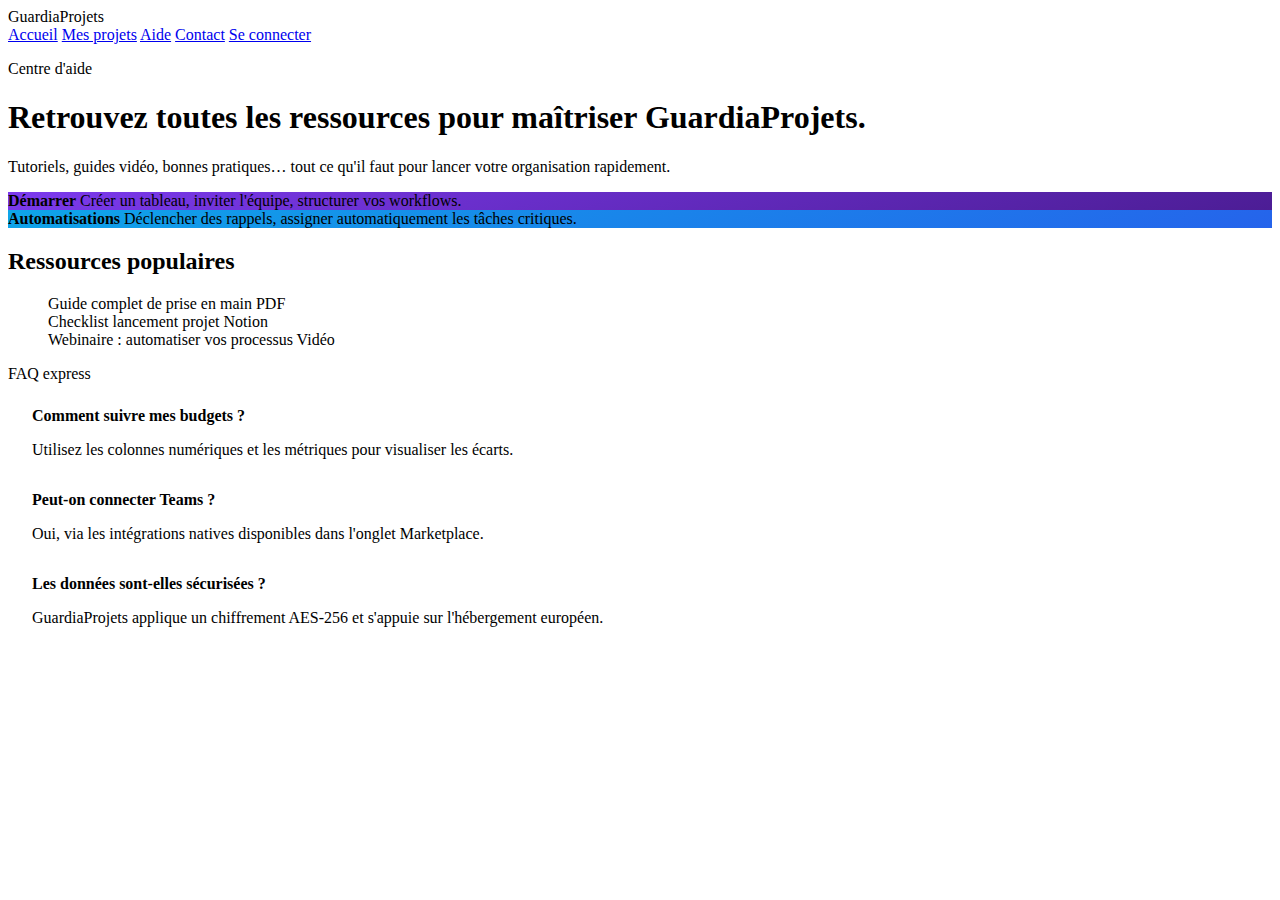
<file: pages/Aide.html>
<!DOCTYPE html>
<html lang="fr">
<head>
    <meta charset="UTF-8">
    <meta name="viewport" content="width=device-width, initial-scale=1.0">
    <title>GuardiaProjets • Aide</title>
    <link rel="preconnect" href="https://fonts.googleapis.com">
    <link rel="preconnect" href="https://fonts.gstatic.com" crossorigin>
    <link href="https://fonts.googleapis.com/css2?family=Poppins:wght@400;500;600;700&display=swap" rel="stylesheet">
    <link rel="stylesheet" href="../css/style.css">
</head>
<body>
    <header>
        <div class="top-nav">
            <div class="logo">Guardia<span>Projets</span></div>
            <div class="header-actions">
                <a class="btn btn-ghost" href="index.html">Accueil</a>
                <a class="btn btn-ghost" href="Mes Projet.html">Mes projets</a>
                <a class="btn btn-primary" href="Aide.html">Aide</a>
                <a class="btn btn-ghost" href="Contact.html">Contact</a>
                <a class="btn btn-ghost" href="Login.html">Se connecter</a>
            </div>
        </div>
    </header>

    <main>
        <section class="hero">
            <div class="hero-copy">
                <p class="eyebrow">Centre d'aide</p>
                <h1>Retrouvez toutes les ressources pour maîtriser GuardiaProjets.</h1>
                <p>Tutoriels, guides vidéo, bonnes pratiques… tout ce qu'il faut pour lancer votre organisation rapidement.</p>
            </div>
            <div class="hero-cards">
                <div class="category-card" style="background: linear-gradient(160deg, #7c3aed, #4c1d95);">
                    <strong>Démarrer</strong>
                    <span>Créer un tableau, inviter l'équipe, structurer vos workflows.</span>
                </div>
                <div class="category-card" style="background: linear-gradient(160deg, #0ea5e9, #2563eb);">
                    <strong>Automatisations</strong>
                    <span>Déclencher des rappels, assigner automatiquement les tâches critiques.</span>
                </div>
            </div>
        </section>

        <section class="workflow-section">
            <div class="workflow-selector">
                <h2>Ressources populaires</h2>
                <ul class="workflow-grid" style="grid-template-columns: 1fr; gap: 18px; list-style:none;">
                    <li class="workflow-option" style="justify-content: space-between;">
                        <span>Guide complet de prise en main</span>
                        <span>PDF</span>
                    </li>
                    <li class="workflow-option" style="justify-content: space-between;">
                        <span>Checklist lancement projet</span>
                        <span>Notion</span>
                    </li>
                    <li class="workflow-option" style="justify-content: space-between;">
                        <span>Webinaire : automatiser vos processus</span>
                        <span>Vidéo</span>
                    </li>
                </ul>
            </div>
            <div class="workflow-preview" style="order:1;">
                <div class="preview-pill">FAQ express</div>
                <div style="background:#fff;border-radius:18px;padding:24px;display:flex;flex-direction:column;gap:16px;height:100%;overflow:auto;">
                    <div>
                        <strong>Comment suivre mes budgets ?</strong>
                        <p>Utilisez les colonnes numériques et les métriques pour visualiser les écarts.</p>
                    </div>
                    <div>
                        <strong>Peut-on connecter Teams ?</strong>
                        <p>Oui, via les intégrations natives disponibles dans l'onglet Marketplace.</p>
                    </div>
                    <div>
                        <strong>Les données sont-elles sécurisées ?</strong>
                        <p>GuardiaProjets applique un chiffrement AES-256 et s'appuie sur l'hébergement européen.</p>
                    </div>
                </div>
            </div>
        </section>
    </main>
</body>
</html>
</file>
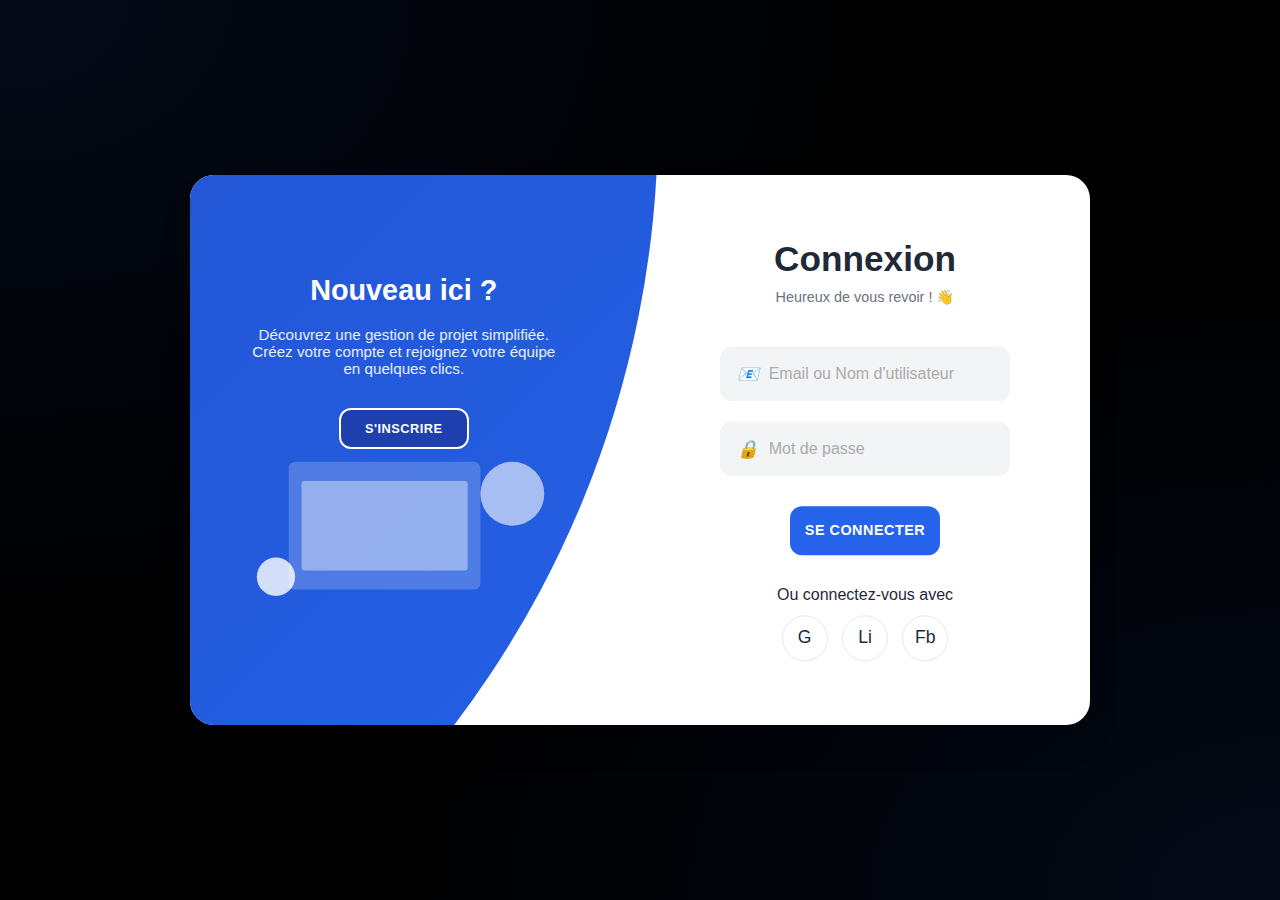
<file: pages/login.html>
<!DOCTYPE html>
<html lang="en">
<head>
    <meta charset="UTF-8">
    <meta name="viewport" content="width=device-width, initial-scale=1.0">
    <title>Login</title>
    <link rel="stylesheet" href="../css/login.css">
</head>
<body>
    <div class="container">
        <div class="forms-container">
            <div class="signin-signup">
                <!-- Connexion -->
                <form action="#" class="sign-in-form">
                    <h2 class="title">Connexion</h2>
                    <p class="subtitle">Heureux de vous revoir ! 👋</p>

                    <div class="input-field">
                        <i>📧</i>
                        <input type="text" placeholder="Email ou Nom d'utilisateur" />
                    </div>
                    <div class="input-field">
                        <i>🔒</i>
                        <input type="password" placeholder="Mot de passe" />
                    </div>

                    <input type="submit" value="Se connecter" class="btn solid" />

                    <p class="social-text">Ou connectez-vous avec</p>
                    <div class="social-media">
                        <a href="#" class="social-icon">G</a>
                        <a href="#" class="social-icon">Li</a>
                        <a href="#" class="social-icon">Fb</a>
                    </div>
                </form>

                <!-- Inscription -->
                <form action="#" class="sign-up-form">
                    <h2 class="title">Créer un compte</h2>
                    <p class="subtitle">Rejoignez-nous dès aujourd'hui 🚀</p>

                    <div class="input-field">
                        <i>👤</i>
                        <input type="text" placeholder="Nom d'utilisateur" />
                    </div>
                    <div class="input-field">
                        <i>📧</i>
                        <input type="email" placeholder="Email" />
                    </div>
                    <div class="input-field">
                        <i>🔒</i>
                        <input type="password" placeholder="Mot de passe" />
                    </div>

                    <input type="submit" value="S'inscrire" class="btn solid" />

                    <p class="social-text">Ou inscrivez-vous avec</p>
                    <div class="social-media">
                        <a href="#" class="social-icon">G</a>
                        <a href="#" class="social-icon">Li</a>
                        <a href="#" class="social-icon">Fb</a>
                    </div>
                </form>
            </div>
        </div>

        <div class="panels-container">
            <div class="panel left-panel">
                <div class="content">
                    <h3>Nouveau ici ?</h3>
                    <p>
                        Découvrez une gestion de projet simplifiée. Créez votre compte et rejoignez votre équipe en quelques clics.
                    </p>
                    <button href="register.html" class="btn transparent" id="sign-up-btn">S'inscrire</button>
                </div>
                <!-- Image SVG simplifiée intégrée pour éviter les liens externes cassés -->
                <svg class="image" viewBox="0 0 500 300" xmlns="http://www.w3.org/2000/svg">
                   <g transform="translate(20,20)">
                        <rect x="50" y="0" width="300" height="200" rx="10" fill="rgba(255,255,255,0.2)"/>
                        <rect x="70" y="30" width="260" height="140" rx="5" fill="rgba(255,255,255,0.4)"/>
                        <circle cx="30" cy="180" r="30" fill="#fff" opacity="0.8"/>
                        <circle cx="400" cy="50" r="50" fill="#fff" opacity="0.6"/>
                   </g>
                </svg>
            </div>
            <div class="panel right-panel">
                <div class="content">
                    <h3>Déjà membre ?</h3>
                    <p>
                        Connectez-vous pour accéder à votre tableau de bord et suivre l'avancement de vos projets.
                    </p>
                    <button class="btn transparent" id="sign-in-btn">Connexion</button>
                </div>
                <!-- Image SVG simplifiée -->
                <svg class="image" viewBox="0 0 500 300" xmlns="http://www.w3.org/2000/svg">
                    <g transform="translate(20,20)">
                        <rect x="100" y="0" width="300" height="200" rx="10" fill="rgba(255,255,255,0.2)"/>
                        <rect x="120" y="30" width="260" height="140" rx="5" fill="rgba(255,255,255,0.4)"/>
                        <circle cx="420" cy="180" r="30" fill="#fff" opacity="0.8"/>
                        <circle cx="50" cy="50" r="50" fill="#fff" opacity="0.6"/>
                   </g>
                </svg>
            </div>
        </div>
    </div>
    <script>
        const sign_in_btn = document.querySelector("#sign-in-btn");
        const sign_up_btn = document.querySelector("#sign-up-btn");
        const container = document.querySelector(".container");

        sign_up_btn.addEventListener("click", () => {
            container.classList.add("sign-up-mode");
        });

        sign_in_btn.addEventListener("click", () => {
            container.classList.remove("sign-up-mode");
        });
    </script>
</body>
</body>
</html>
</file>
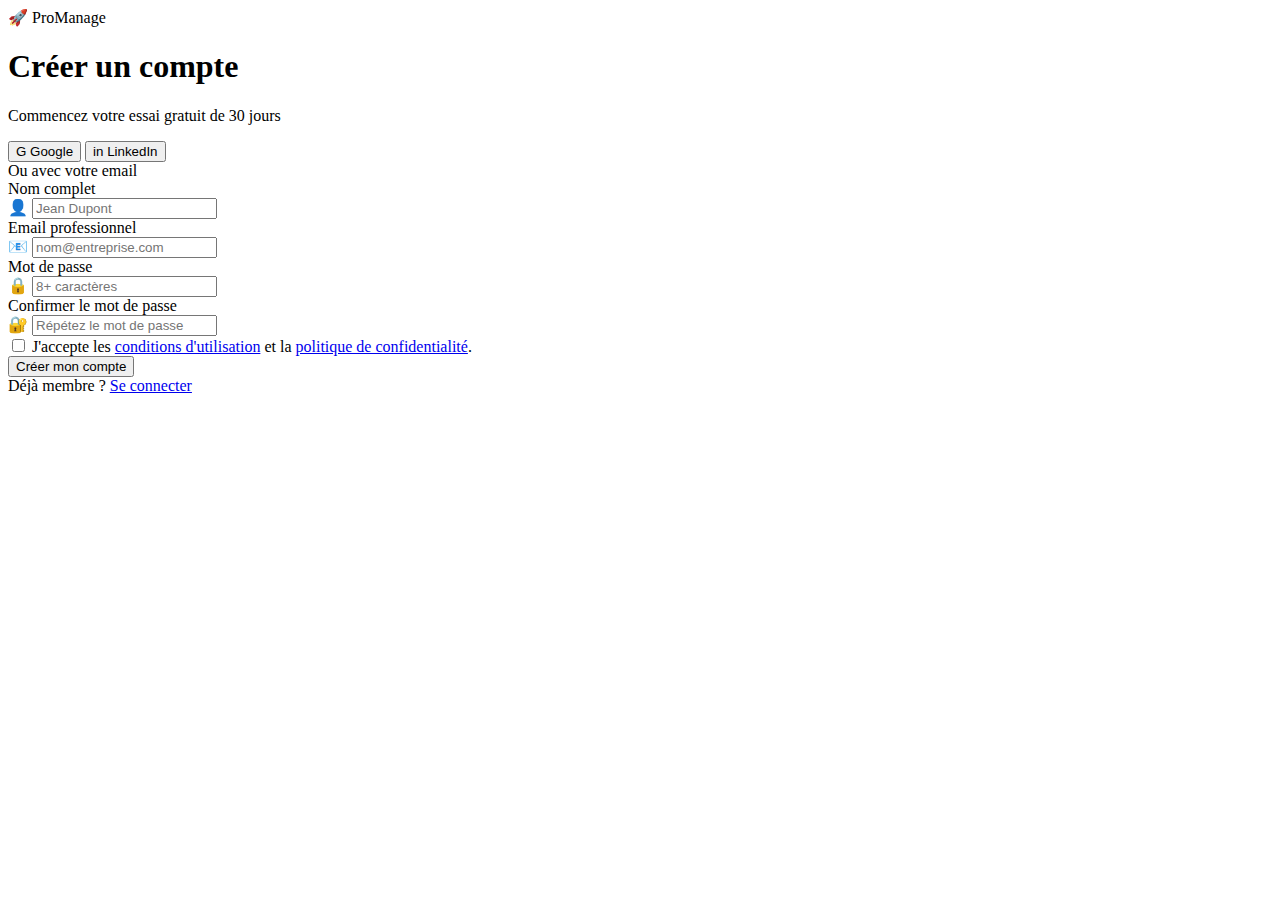
<file: pages/register.html>
<!DOCTYPE html>
<html lang="en">
<head>
    <meta charset="UTF-8">
    <meta name="viewport" content="width=device-width, initial-scale=1.0">
    <title>Register</title>
</head>
<body>
    <div class="register-card">
        <div class="header">
            <div class="logo">🚀 ProManage</div>
            <h1 class="title">Créer un compte</h1>
            <p class="subtitle">Commencez votre essai gratuit de 30 jours</p>
        </div>

        <form action="#" method="POST">
            <div class="social-login">
                <button type="button" class="btn-social">
                    <span>G</span> Google
                </button>
                <button type="button" class="btn-social">
                    <span>in</span> LinkedIn
                </button>
            </div>

            <div class="divider">
                <span>Ou avec votre email</span>
            </div>

            <div class="form-group">
                <label class="label">Nom complet</label>
                <div class="input-wrapper">
                    <span class="input-icon">👤</span>
                    <input type="text" class="input-field" placeholder="Jean Dupont" required>
                </div>
            </div>

            <div class="form-group">
                <label class="label">Email professionnel</label>
                <div class="input-wrapper">
                    <span class="input-icon">📧</span>
                    <input type="email" class="input-field" placeholder="nom@entreprise.com" required>
                </div>
            </div>

            <div class="form-group">
                <label class="label">Mot de passe</label>
                <div class="input-wrapper">
                    <span class="input-icon">🔒</span>
                    <input type="password" class="input-field" placeholder="8+ caractères" required>
                </div>
            </div>

            <div class="form-group">
                <label class="label">Confirmer le mot de passe</label>
                <div class="input-wrapper">
                    <span class="input-icon">🔐</span>
                    <input type="password" class="input-field" placeholder="Répétez le mot de passe" required>
                </div>
            </div>

            <div class="terms-check">
                <input type="checkbox" id="terms" required>
                <label for="terms">
                    J'accepte les <a href="#" class="terms-link">conditions d'utilisation</a> et la <a href="#" class="terms-link">politique de confidentialité</a>.
                </label>
            </div>

            <button type="submit" class="btn-submit">Créer mon compte</button>

            <div class="footer-link">
                Déjà membre ? <a href="login_page.html">Se connecter</a>
            </div>
        </form>
    </div>
</body>
</html>
</file>
<file: css/style.css>
test
</file>
<file: css/login.css>
:root {
            --primary: #2563eb;
            --primary-dark: #1e40af;
            --white: #ffffff;
            --gray-100: #f3f4f6;
            --gray-200: #e5e7eb;
            --gray-500: #6b7280;
            --gray-800: #1f2937;
        }

        * {
            margin: 0;
            padding: 0;
            box-sizing: border-box;
            font-family: 'Inter', sans-serif;
        }

        body {
            display: flex;
            align-items: center;
            justify-content: center;
            min-height: 100vh;
            background: #000000;
            background-image: 
                radial-gradient(at 0% 0%, rgba(37, 99, 235, 0.1) 0px, transparent 50%),
                radial-gradient(at 100% 100%, rgba(37, 99, 235, 0.1) 0px, transparent 50%);
        }

        .container {
            position: relative;
            width: 900px;
            height: 550px;
            background: var(--white);
            border-radius: 24px;
            box-shadow: 0 20px 40px rgba(0, 0, 0, 0.05);
            overflow: hidden;
            display: flex;
        }

        /* Forms styling */
        .forms-container {
            position: absolute;
            width: 100%;
            height: 100%;
            top: 0;
            left: 0;
        }

        .signin-signup {
            position: absolute;
            top: 50%;
            transform: translate(-50%, -50%);
            left: 75%;
            width: 50%;
            transition: 1s 0.7s ease-in-out;
            display: grid;
            grid-template-columns: 1fr;
            z-index: 5;
        }

        form {
            display: flex;
            align-items: center;
            justify-content: center;
            flex-direction: column;
            padding: 0 5rem;
            overflow: hidden;
            grid-column: 1 / 2;
            grid-row: 1 / 2;
            transition: all 0.2s 0.7s;
        }

        form.sign-up-form {
            opacity: 0;
            z-index: 1;
        }

        form.sign-in-form {
            z-index: 2;
        }

        .title {
            font-size: 2.2rem;
            color: var(--gray-800);
            margin-bottom: 10px;
            font-weight: 700;
        }

        .subtitle {
            font-size: 0.9rem;
            color: var(--gray-500);
            margin-bottom: 30px;
        }

        .input-field {
            max-width: 380px;
            width: 100%;
            background-color: var(--gray-100);
            margin: 10px 0;
            height: 55px;
            border-radius: 12px;
            display: grid;
            grid-template-columns: 15% 85%;
            padding: 0 0.4rem;
            position: relative;
            border: 1px solid transparent;
            transition: border-color 0.3s;
        }

        .input-field:focus-within {
            border-color: var(--primary);
            background-color: var(--white);
            box-shadow: 0 0 0 4px rgba(37, 99, 235, 0.1);
        }

        .input-field i {
            text-align: center;
            line-height: 55px;
            color: var(--gray-500);
            font-size: 1.1rem;
        }

        .input-field input {
            background: none;
            outline: none;
            border: none;
            line-height: 1;
            font-weight: 500;
            font-size: 1rem;
            color: var(--gray-800);
        }

        .input-field input::placeholder {
            color: #aaa;
            font-weight: 500;
        }

        .btn {
            width: 150px;
            background-color: var(--primary);
            border: none;
            outline: none;
            height: 49px;
            border-radius: 12px;
            color: #fff;
            text-transform: uppercase;
            font-weight: 600;
            margin: 20px 0;
            cursor: pointer;
            transition: 0.5s;
            font-size: 0.9rem;
            letter-spacing: 0.5px;
            position: relative;
            z-index: 9999;
            pointer-events: auto;
        }

        .btn:hover {
            background-color: var(--primary-dark);
            transform: translateY(-2px);
        }

        /* Boutons "sign-up-btn" et "retour-btn" en blanc */
        .btn.sign-up-btn,
        .sign-up-btn,
        .btn.retour-btn,
        .retour-btn {
            background-color: var(--white);
            color: var(--primary);
            border: 1px solid var(--gray-200);
            box-shadow: none;
            transition: background-color 0.25s, color 0.25s, transform 0.2s;
        }

        .btn.sign-up-btn:hover,
        .sign-up-btn:hover,
        .btn.retour-btn:hover,
        .retour-btn:hover {
            background-color: var(--gray-100);
            color: var(--primary-dark);
            transform: translateY(-2px);
        }

        .social-text {
            padding: 0.7rem 0;
            font-size: 1rem;
            color: var(--gray-800);
        }

        .social-media {
            display: flex;
            justify-content: center;
        }

        .social-icon {
            height: 46px;
            width: 46px;
            display: flex;
            justify-content: center;
            align-items: center;
            margin: 0 0.45rem;
            color: var(--gray-800);
            border-radius: 50%;
            border: 1px solid var(--gray-200);
            text-decoration: none;
            font-size: 1.1rem;
            transition: 0.3s;
        }

        .social-icon:hover {
            color: var(--primary);
            border-color: var(--primary);
            background-color: rgba(37, 99, 235, 0.05);
        }

        /* Panels */
        .panels-container {
            position: absolute;
            height: 100%;
            width: 100%;
            top: 0;
            left: 0;
            display: grid;
            grid-template-columns: repeat(2, 1fr);
        }


        .panel {
            display: flex;
            flex-direction: column;
            align-items: flex-end;
            justify-content: center;
            text-align: center;
            z-index: 6;
        }

        .left-panel {
            pointer-events: none;
            padding: 3rem 17% 2rem 12%;
        }

        .right-panel {
            pointer-events: none;
            padding: 3rem 12% 2rem 17%;
        }

        .panel .content {
            color: #fff;
            transition: transform 0.9s ease-in-out;
            transition-delay: 0.6s;
        }

        .panel h3 {
            font-weight: 700;
            line-height: 1;
            font-size: 1.8rem;
            margin-bottom: 10px;
        }

        .panel p {
            font-size: 0.95rem;
            padding: 0.7rem 0;
            margin-bottom: 20px;
            opacity: 0.9;
        }

        .btn.transparent {
            margin: 0;
            background: var(--primary-dark);
            border: 2px solid #fff;
            width: 130px;
            height: 41px;
            font-weight: 600;
            font-size: 0.8rem;
        }

        .btn.transparent:hover {
            background: #fff;
            color: var(--primary);
            transform: translateY(0);
        }

        .image {
            width: 100%;
            transition: transform 1.1s ease-in-out;
            transition-delay: 0.4s;
        }

        /* Animation Logic */
        .container.sign-up-mode:before {
            transform: translate(100%, -50%);
            right: 52%;
        }

        .container.sign-up-mode .left-panel .image,
        .container.sign-up-mode .left-panel .content {
            transform: translateX(-800px);
        }

        .container.sign-up-mode .signin-signup {
            left: 25%;
        }

        .container.sign-up-mode form.sign-up-form {
            opacity: 1;
            z-index: 2;
        }

        .container.sign-up-mode form.sign-in-form {
            opacity: 0;
            z-index: 1;
        }

        .container.sign-up-mode .right-panel .image,
        .container.sign-up-mode .right-panel .content {
            transform: translateX(0%);
        }

        .container.sign-up-mode .left-panel {
            pointer-events: none;
        }

        .container.sign-up-mode .right-panel {
            pointer-events: all;
        }

        /* Colored Background Circle */
        .container:before {
            content: "";
            position: absolute;
            height: 2000px;
            width: 2000px;
            top: -10%;
            right: 48%;
            transform: translateY(-50%);
            background-image: linear-gradient(-45deg, #2563eb 0%, #1e40af 100%);
            transition: 1.8s ease-in-out;
            border-radius: 50%;
            z-index: 6;
        }

        .right-panel .image,
        .right-panel .content {
            transform: translateX(800px);
        }

        /* Responsive */
        @media (max-width: 870px) {
            .container {
                min-height: 800px;
                height: 100vh;
                width: 100%;
                border-radius: 0;
            }

            .signin-signup {
                width: 100%;
                top: 95%;
                transform: translate(-50%, -100%);
                transition: 1s 0.8s ease-in-out;
            }

            .signin-signup,
            .container.sign-up-mode .signin-signup {
                left: 50%;
            }

            .panels-container {
                grid-template-columns: 1fr;
                grid-template-rows: 1fr 2fr 1fr;
            }

            .panel {
                flex-direction: row;
                justify-content: space-around;
                align-items: center;
                padding: 2.5rem 8%;
                grid-column: 1 / 2;
            }

            .right-panel {
                grid-row: 3 / 4;
            }

            .left-panel {
                grid-row: 1 / 2;
            }

            .image {
                width: 200px;
                transition: transform 0.9s ease-in-out;
                transition-delay: 0.6s;
            }

            .panel .content {
                padding-right: 15%;
                transition: transform 0.9s ease-in-out;
                transition-delay: 0.8s;
            }

            .panel h3 {
                font-size: 1.2rem;
            }

            .panel p {
                font-size: 0.7rem;
                padding: 0.5rem 0;
            }

            .btn.transparent {
                
                width: 110px;
                height: 35px;
                font-size: 0.7rem;
            }

            .container:before {
                width: 1500px;
                height: 1500px;
                transform: translateX(-50%);
                left: 30%;
                bottom: 68%;
                right: initial;
                top: initial;
                transition: 2s ease-in-out;
            }

            .container.sign-up-mode:before {
                transform: translate(-50%, 100%);
                bottom: 32%;
                right: initial;
            }

            .container.sign-up-mode .left-panel .image,
            .container.sign-up-mode .left-panel .content {
                transform: translateY(-300px);
            }

            .container.sign-up-mode .right-panel .image,
            .container.sign-up-mode .right-panel .content {
                transform: translateY(0px);
            }

            .right-panel .image,
            .right-panel .content {
                transform: translateY(300px);
            }

            .container.sign-up-mode .signin-signup {
                top: 5%;
                transform: translate(-50%, 0);
            }
        }

        @media (max-width: 570px) {
            form {
                padding: 0 1.5rem;
            }

            .image {
                display: none;
            }
            .panel .content {
                padding: 0.5rem 1rem;
            }
            .container {
                padding: 1.5rem;
            }

            .container:before {
                bottom: 72%;
                left: 50%;
            }

            .container.sign-up-mode:before {
                bottom: 28%;
                left: 50%;
            }
        }
</file>
